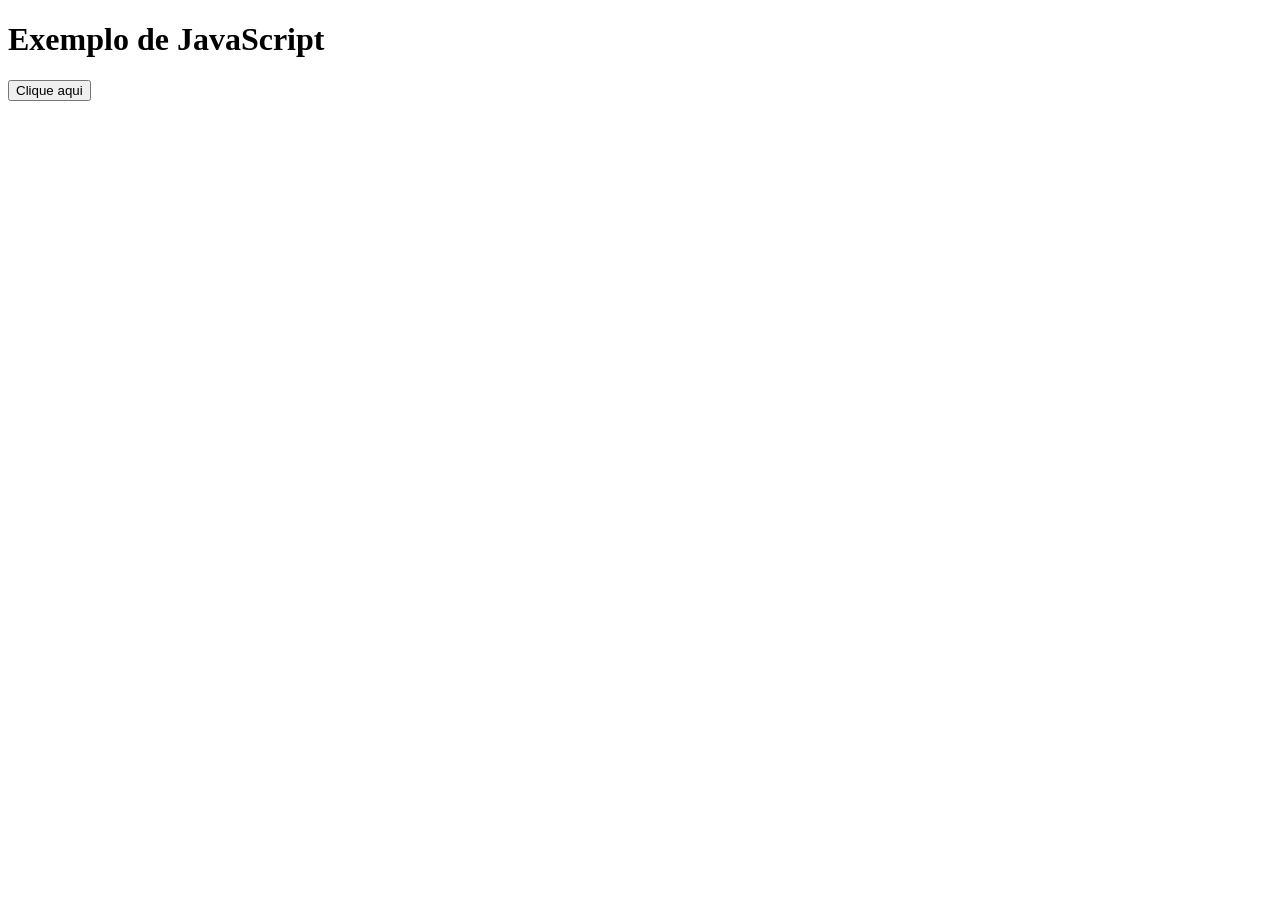
<file: Aula 01/index.html>
<!DOCTYPE html>
<html lang="pt-br">
<head>
    <meta charset="UTF-8">
    <meta name="viewport" content="width=device-width, initial-scale=1.0">
    <title>Exemplo de JavaScript</title>
</head>
<body>
    <h1>Exemplo de JavaScript</h1>
    <button id="btn">Clique aqui</button>

    <script>
        console.log("Olá do console!")

        const btn = document.getElementById("btn");
        btn.onclick = () => {
            confirm("Está gostando do JavaScript?")
        }
    </script>
</body>
</html>
</file>
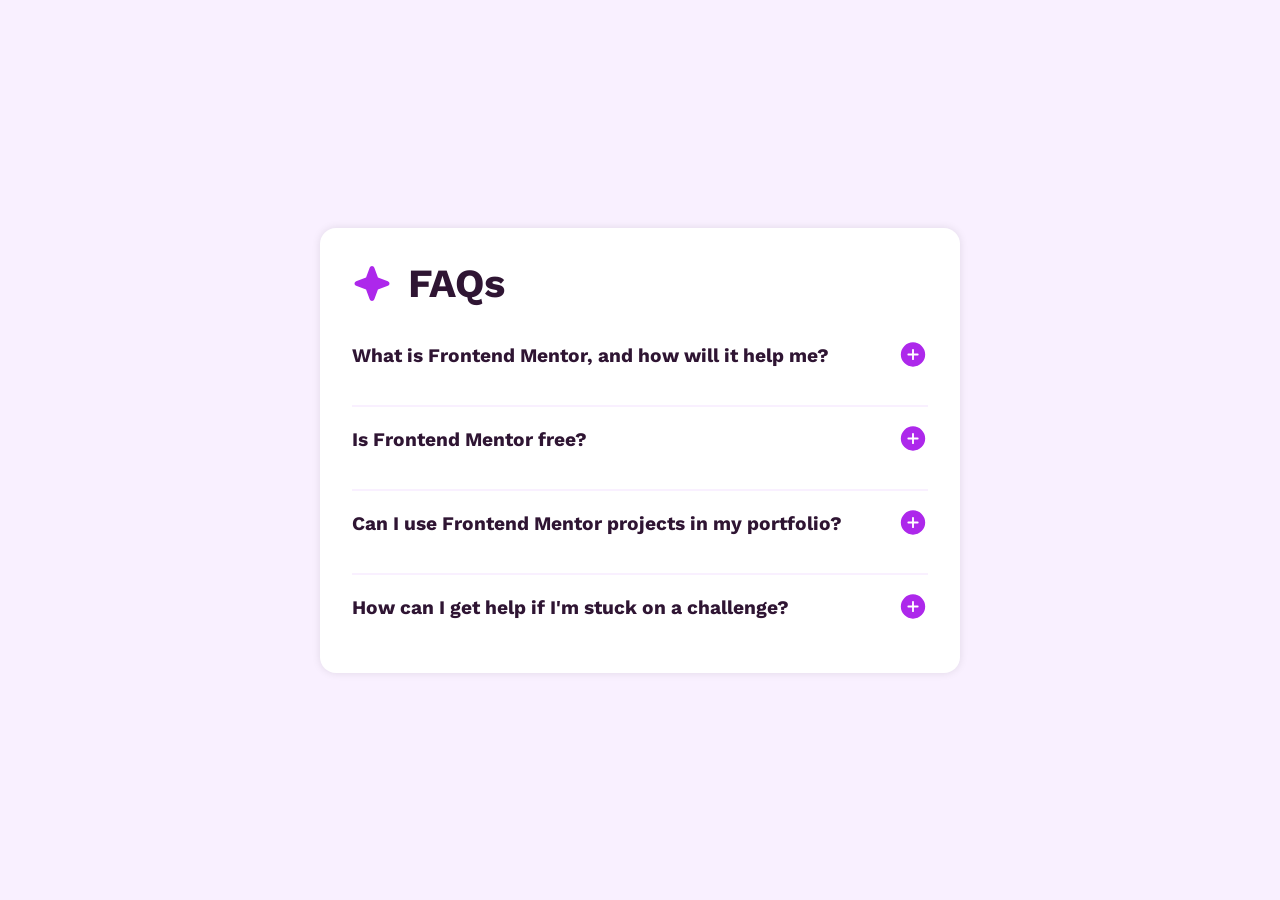
<file: Aula 09/index.html>
<!DOCTYPE html>
<html lang="pt-br">

<head>
  <meta charset="UTF-8" />
  <meta name="viewport" content="width=device-width, initial-scale=1.0" />
  <title>FAQ accordion</title>
  <link rel="stylesheet" href="style.css">
</head>

<body>
  <main>
    <article class="faq-card">
      <header class="faq-card__header">
        <div class="faq-card__icon">
          <img src="./assets/images/icon-star.svg" alt="Star icon" />
        </div>
        <h1 class="faq-card__title">FAQs</h1>
      </header>

      <main class="faq-card__content">
        <div class="faq-card__item">
          <div class="faq-card__question">
            <h2 class="faq-card__question-title">
              What is Frontend Mentor, and how will it help me?
            </h2>
            <button class="faq-card__toggle" aria-label="Toggle answer">
              <img src="./assets/images/icon-plus.svg" alt="Expand answer" />
            </button>
          </div>

          <p id="answer-1" class="faq-card__answer">
            Frontend Mentor offers realistic coding challenges to help developers
            improve their frontend coding skills with projects in HTML, CSS, and
            JavaScript. It's suitable for all levels and ideal for portfolio building.
          </p>
        </div>

        <div class="faq-card__item">
          <div class="faq-card__question">
            <h2 class="faq-card__question-title">
              Is Frontend Mentor free?
            </h2>
            <button class="faq-card__toggle" aria-label="Toggle answer">
              <img src="./assets/images/icon-plus.svg" alt="Expand answer" />
            </button>
          </div>

          <p id="answer-2" class="faq-card__answer">
            Yes, Frontend Mentor offers both free and premium coding challenges, with the free option providing access to arange of projects suitable for all skill levels.
          </p>
        </div>

        <div class="faq-card__item">
          <div class="faq-card__question">
            <h2 class="faq-card__question-title">
              Can I use Frontend Mentor projects in my portfolio?
            </h2>
            <button class="faq-card__toggle" aria-label="Toggle answer">
              <img src="./assets/images/icon-plus.svg" alt="Expand answer" />
            </button>
          </div>

          <p id="answer-3" class="faq-card__answer">
            Yes, you can use projects completed on Frontend Mentor in your portfolio. It's an excellent way to showcase your skills to potential employers!
          </p>
        </div>

        <div class="faq-card__item">
          <div class="faq-card__question">
            <h2 class="faq-card__question-title">
              How can I get help if I'm stuck on a challenge?
            </h2>
            <button class="faq-card__toggle" aria-label="Toggle answer">
              <img src="./assets/images/icon-plus.svg" alt="Expand answer" />
            </button>
          </div>

          <p id="answer-4" class="faq-card__answer">
            The best place to get help is inside Frontend Mentor's Discord community. There's a help channel where you can ask questions and seek support from other community members.
          </p>
        </div>
      </main>
    </article>
  </main>

  <script src="./script.js"></script>
</body>

</html>
</file>
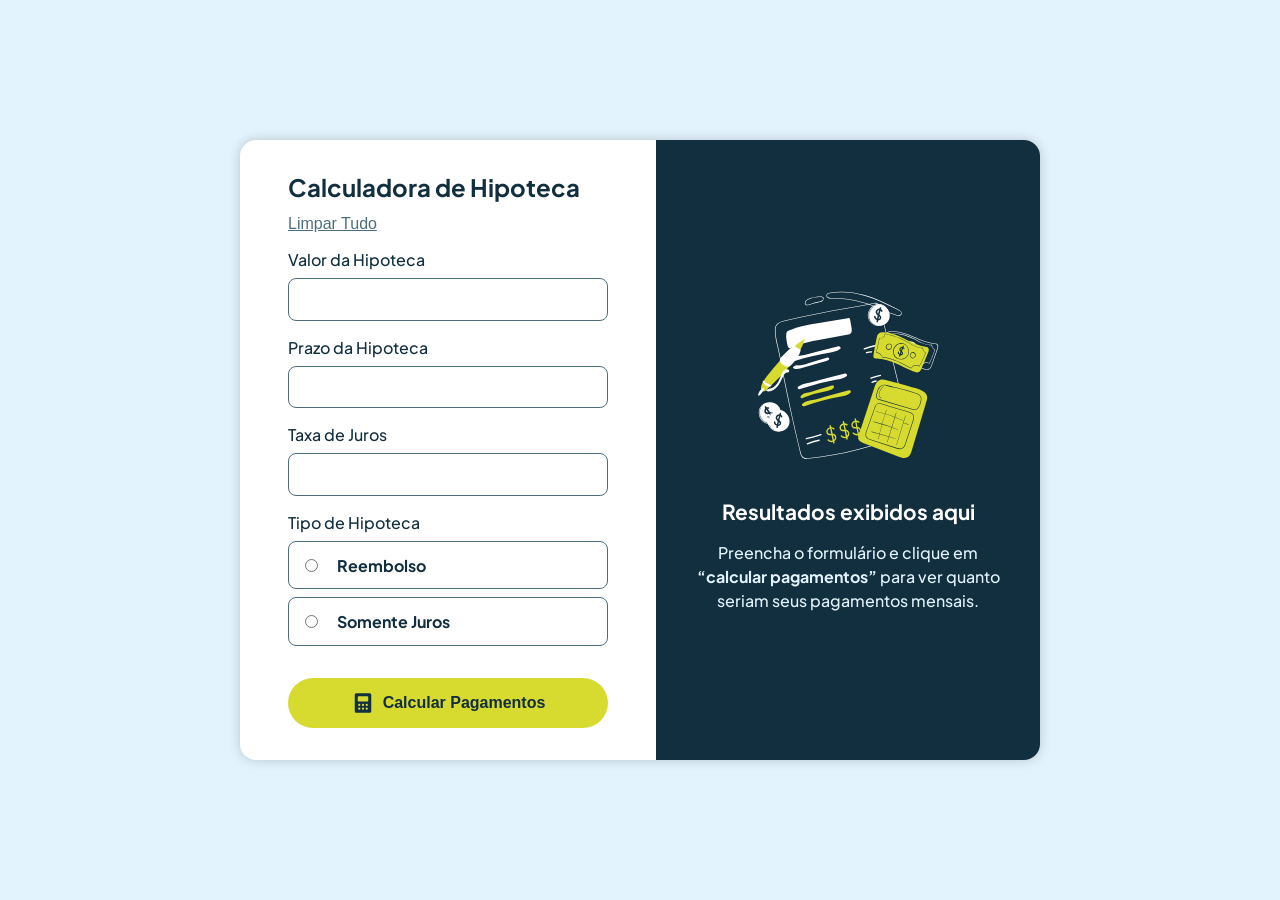
<file: Aula 10/mortgage-repayment-calculator/index.html>
<!DOCTYPE html>
<html lang="pt-br">
  <head>
    <meta charset="UTF-8" />
    <meta name="viewport" content="width=device-width, initial-scale=1.0" />
    <title>Calculadora de pagamento de hipoteca</title>
    <link rel="stylesheet" href="style.css" />
  </head>
  <body>
    <main>
      <div class="mortgage-calculator">
        <div class="mortgage-calculator__form">
          <div class="mortgage-calculator__header">
            <h1 class="mortgage-calculator__title">Calculadora de Hipoteca</h1>
            <button class="mortgage-calculator__clear-button">
              Limpar Tudo
            </button>
          </div>

          <div class="mortgage-calculator__body">
            <form class="mortgage-form">
              <div class="mortgage-form__field">
                <label for="mortgage-amount" class="mortgage-form__label">
                  Valor da Hipoteca
                </label>
                <input
                  type="number"
                  id="mortgage-amount"
                  class="mortgage-form__input"
                />
              </div>

              <div class="mortgage-form__field">
                <label for="mortgage-term" class="mortgage-form__label">
                  Prazo da Hipoteca
                </label>
                <input
                  type="number"
                  id="mortgage-term"
                  class="mortgage-form__input"
                />
              </div>

              <div class="mortgage-form__field">
                <label for="interest-rate" class="mortgage-form__label">
                  Taxa de Juros
                </label>
                <input
                  type="number"
                  id="interest-rate"
                  class="mortgage-form__input"
                  step="0.1"
                />
              </div>

              <div class="mortgage-form__field">
                <span class="mortgage-form__label">Tipo de Hipoteca</span>
                <div class="mortgage-form__options">
                  <label class="mortgage-form__option">
                    <input
                      type="radio"
                      name="mortgage-type"
                      id="repayment"
                      class="mortgage-form__radio"
                    />
                    Reembolso
                  </label>

                  <label class="mortgage-form__option">
                    <input
                      type="radio"
                      name="mortgage-type"
                      id="interest-only"
                      class="mortgage-form__radio"
                    />
                    Somente Juros
                  </label>
                </div>
              </div>

              <button type="submit" class="mortgage-form__submit-button">
                <img
                  src="./assets/images/icon-calculator.svg"
                  alt="icon-calculator"
                />
                Calcular Pagamentos
              </button>
            </form>
          </div>
        </div>

        <div class="mortgage-calculator__results">
          <div class="mortgage-results mortgage-results--empty">
            <div class="mortgage-results__image">
              <img
                src="./assets/images/illustration-empty.svg"
                alt="illustration-empty"
              />
            </div>
            <h2 class="mortgage-results__title">Resultados exibidos aqui</h2>
            <p class="mortgage-results__description">
              Preencha o formulário e clique em <strong>“calcular pagamentos”</strong> para ver
              quanto seriam seus pagamentos mensais.
            </p>
          </div>

          <div class="mortgage-results mortgage-results--completed">
            <h2 class="mortgage-results__title">Seus resultados</h2>
            <p class="mortgage-results__description">
              Seus resultados são mostrados abaixo com base nas informações
              fornecidas. Para ajustar os resultados, edite o formulário e
              clique em “calcular pagamentos” novamente.
            </p>

            <div class="mortgage-results__summary">
              <div class="mortgage-results__item">
                <h3 class="mortgage-results__item-title">
                  Seus pagamentos mensais
                </h3>
                <p class="mortgage-results__value-repayments">$X,XXX.XX</p>
              </div>
              <div class="mortgage-results__item">
                <h3 class="mortgage-results__item-title">
                  Total que você pagará ao longo do prazo
                </h3>
                <p class="mortgage-results__value-total">$X,XXX.XX</p>
              </div>
            </div>
          </div>
        </div>
      </div>
    </main>
    <script src="./script.js"></script>
  </body>
</html>
</file>
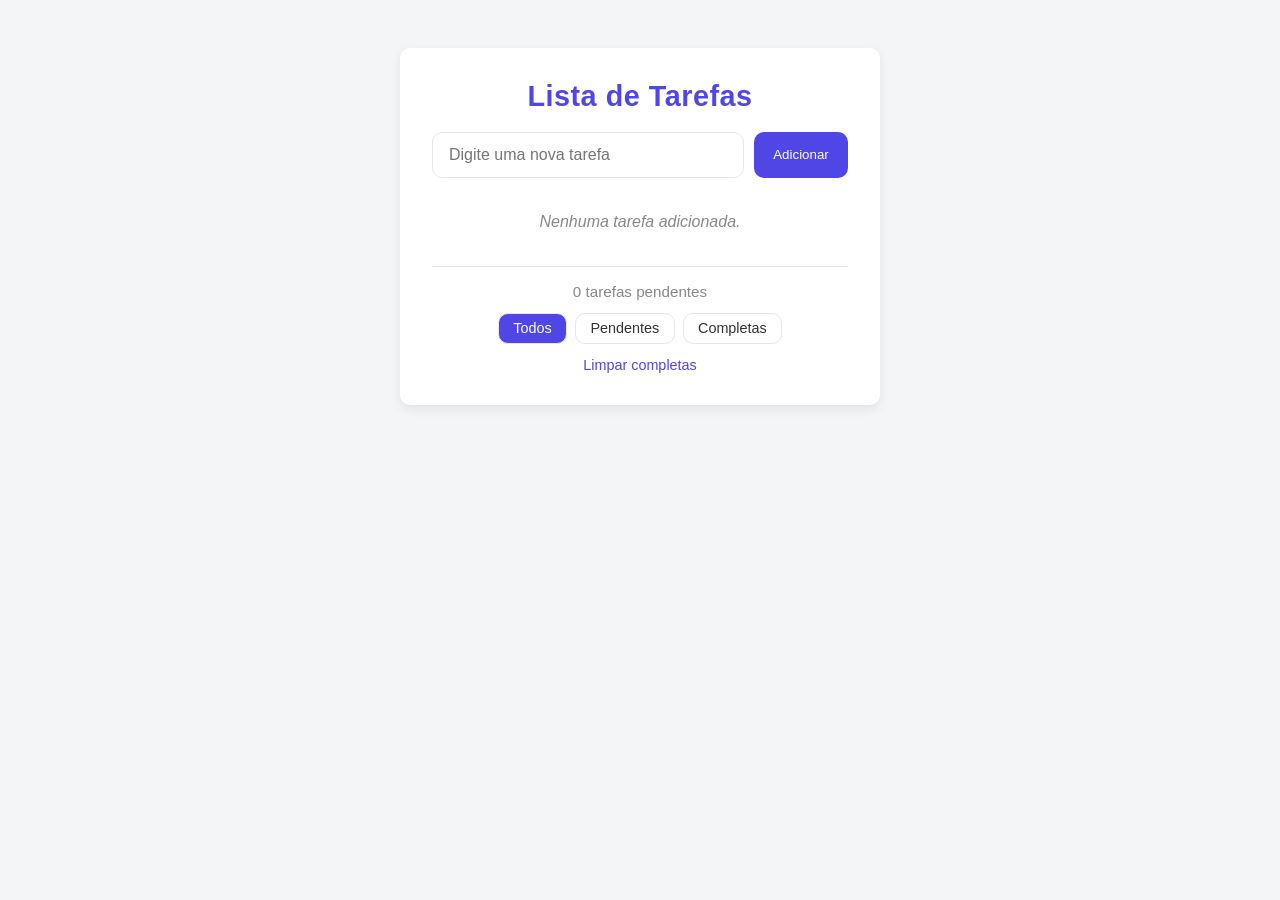
<file: Aula 11/codigo-inicial/index.html>
<!DOCTYPE html>
<html lang="pt-br">
<head>
  <meta charset="UTF-8">
  <meta name="viewport" content="width=device-width, initial-scale=1.0">
  <title>Lista de Tarefas</title>
  <link rel="stylesheet" href="style.css">
</head>
<body>
  <main class="todo-container">
    <h1>Lista de Tarefas</h1>

    <div class="input-group">
      <input id="task-input" type="text" placeholder="Digite uma nova tarefa" autocomplete="off">
      <button id="add-task">Adicionar</button>
    </div>

    <ul id="task-list"></ul>

    <!-- 
    <li>
      <input type="checkbox">
      <span>tarefa</span>
      <div class="actions-group">
        <button class="edit">✏️</button>
        <button class="remove">🗑️</button>
      </div>
    </li>
    -->

    <div class="footer">
      <span id="task-count">0 tarefas pendentes</span>

      <div class="filters">
        <button data-filter="all" class="active">Todos</button>
        <button data-filter="pending">Pendentes</button>
        <button data-filter="completed">Completas</button>
      </div>

      <button id="clear-completed">Limpar completas</button>
    </div>
  </main>

  <script src="script.js"></script>
</body>
</html>
</file>
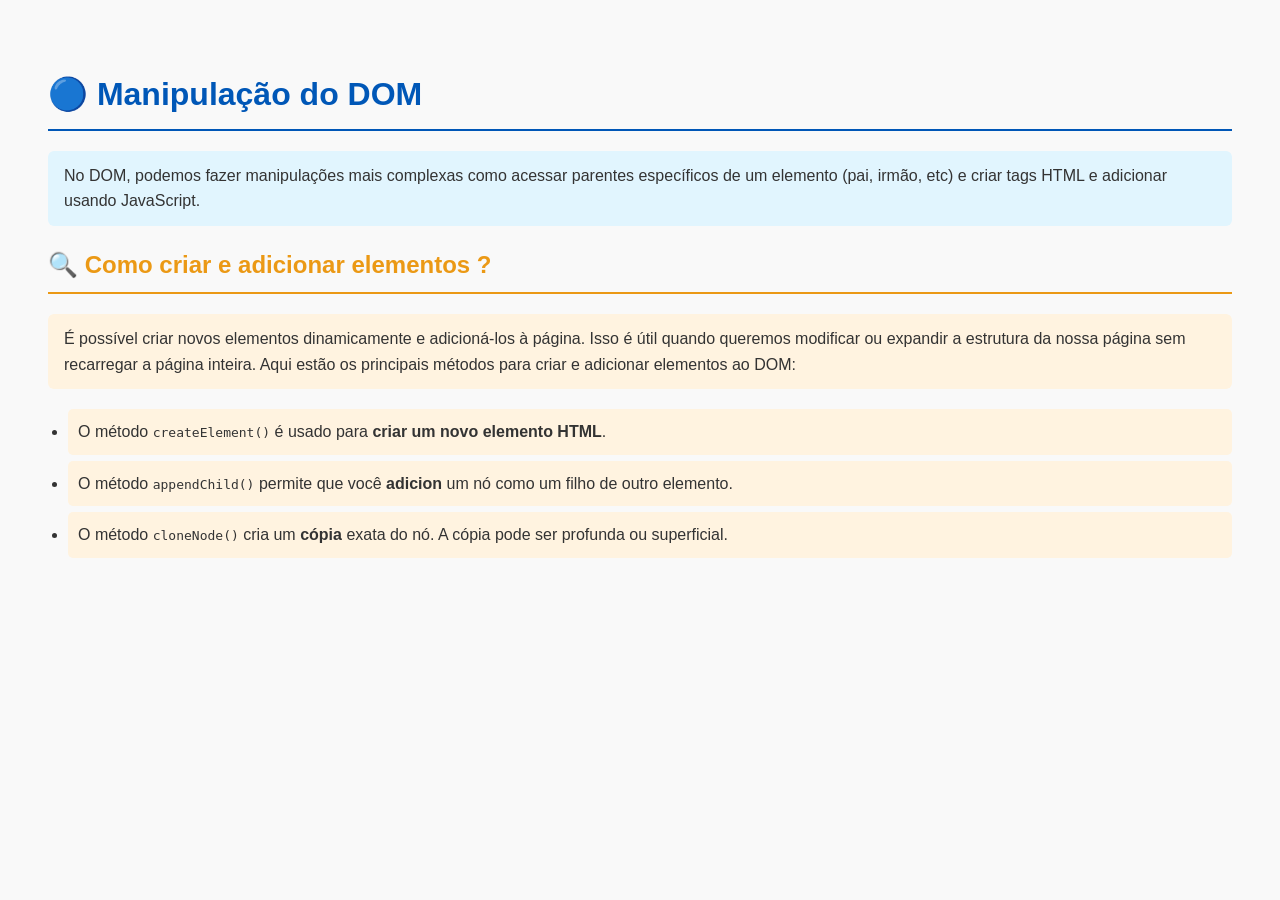
<file: Aula 10/01.html>
<!DOCTYPE html>
<html lang="pt-br">
  <head>
    <meta charset="UTF-8" />
    <meta name="viewport" content="width=device-width, initial-scale=1.0" />
    <title>DOM</title>
    <style>
      body {
        font-family: "Segoe UI", Tahoma, Geneva, Verdana, sans-serif;
        background-color: #f9f9f9;
        color: #333;
        padding: 40px;
        line-height: 1.6;
      }

      h1 {
        color: #0057b7;
        border-bottom: 2px solid #0057b7;
        padding-bottom: 8px;
        margin-bottom: 20px;
      }

      h2 {
        color: #eb9915;
        border-bottom: 2px solid #eb9915;
        padding-bottom: 8px;
        margin-bottom: 20px;
      }

      p {
        padding: 12px 16px;
        border-radius: 6px;
        margin-bottom: 10px;
      }

      p:nth-of-type(1) {
        background-color: #e1f5fe;
      }

      p:nth-of-type(2) {
        background-color: #fff3e0;
      }

      ul {
        margin-top: 20px;
        padding-left: 20px;
      }

      li {
        background-color: #fff3e0;
        padding: 10px;
        margin-bottom: 6px;
        border-radius: 5px;
      }

      li::marker {
        font-weight: bold;
      }

      button {
        padding: 8px 12px;
        background-color: #1b1b1b;
        color: white;
        border: none;
        border-radius: 4px;
        cursor: pointer;
        transition: background-color 0.3s ease;
      }

      button:hover {
        background-color: #404040;
      }

      #mensagem {
        margin-top: 20px;
        padding: 12px 16px;
        background-color: #404040;
        border-radius: 4px;
        color: #fff;
      }
    </style>
  </head>
  <body>
    <h1>🔵 Manipulação do DOM</h1>
    <p>
      No DOM, podemos fazer manipulações mais complexas como acessar parentes
      específicos de um elemento (pai, irmão, etc) e criar tags HTML e adicionar
      usando JavaScript.
    </p>

    <h2>🔍 Como criar e adicionar elementos ?</h2>
    <p>
      É possível criar novos elementos dinamicamente e adicioná-los à página.
      Isso é útil quando queremos modificar ou expandir a estrutura da nossa
      página sem recarregar a página inteira. Aqui estão os principais métodos
      para criar e adicionar elementos ao DOM:
    </p>
    <!-- <ul>
      <li>
        O método
        <code>createElement()</code> é usado para
        <strong>criar um novo elemento HTML</strong>.
      </li>
      <li>
        O método
        <code>appendChild()</code> permite que você <strong>adicion</strong> um
        nó como um filho de outro elemento.
      </li>
      <li>
        O método
        <code>cloneNode()</code> cria um <strong>cópia</strong> exata do nó. A cópia pode ser profunda ou superficial.
      </li>
    </ul> -->

    <script>
      const body = document.body;
      const script = document.querySelector("script");
      const lista = document.createElement("ul");
      const item1 = document.createElement("li");
      const item2 = document.createElement("li");
      const item3 = document.createElement("li");

      console.log(lista, item1, item2);

      item1.innerHTML =
        "O método <code>createElement()</code> é usado para <strong>criar um novo elemento HTML</strong>.";
      item2.innerHTML =
        "O método <code>appendChild()</code> permite que você <strong>adicion</strong> um nó como um filho de outro elemento.";
      item3.innerHTML = "O método <code>cloneNode()</code> cria um <strong>cópia</strong> exata do nó. A cópia pode ser profunda ou superficial."

      console.log(item1, item2);

      lista.appendChild(item1);
      lista.appendChild(item2);
      lista.appendChild(item3);

      console.log(lista);

      body.appendChild(lista);
      /* body.insertBefore(lista, script); */
    </script>
  </body>
</html>
</file>
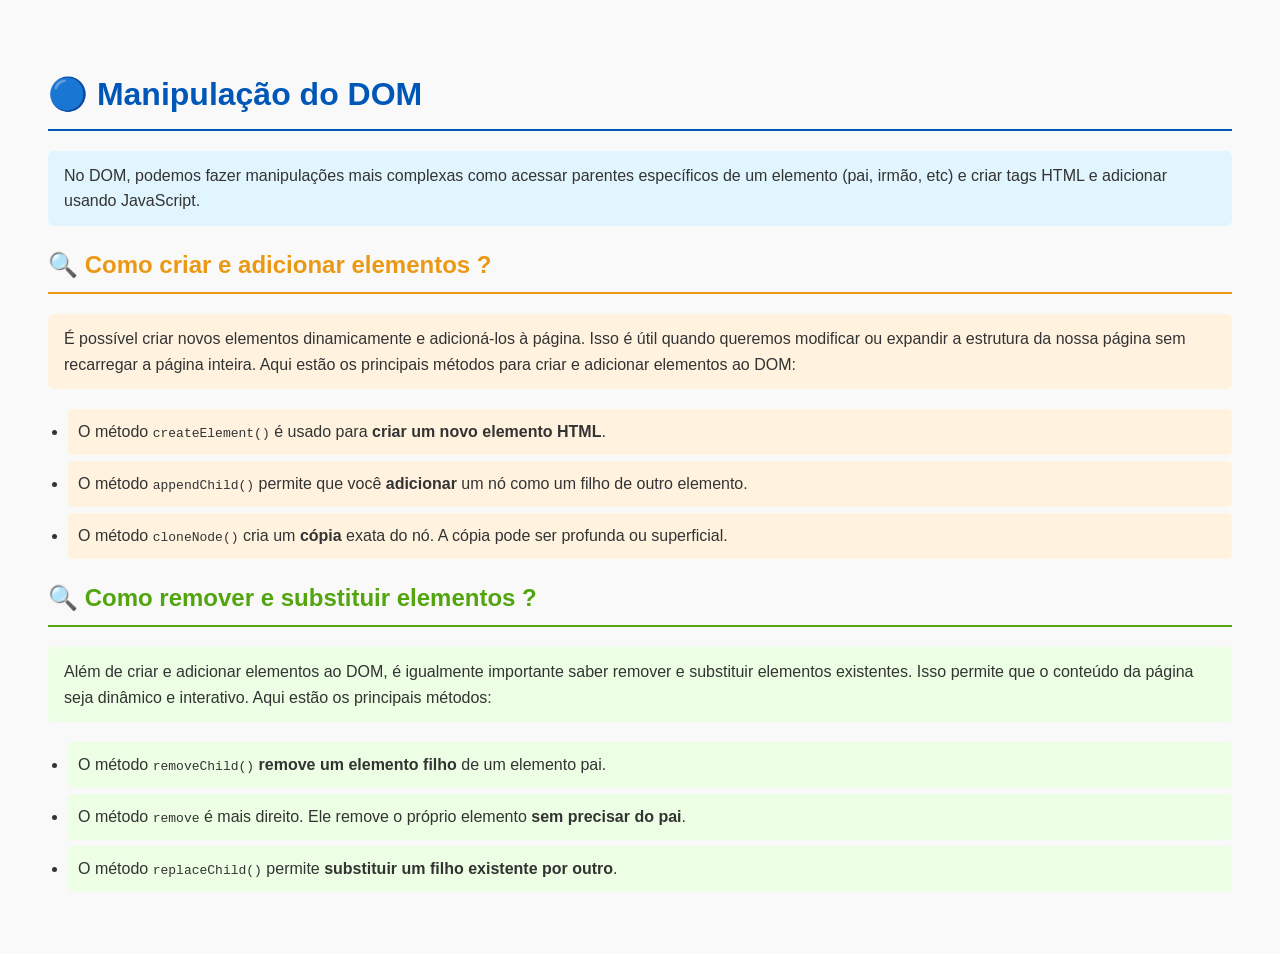
<file: Aula 10/02.html>
<!DOCTYPE html>
<html lang="pt-br">
  <head>
    <meta charset="UTF-8" />
    <meta name="viewport" content="width=device-width, initial-scale=1.0" />
    <title>DOM</title>
    <style>
      body {
        font-family: "Segoe UI", Tahoma, Geneva, Verdana, sans-serif;
        background-color: #f9f9f9;
        color: #333;
        padding: 40px;
        line-height: 1.6;
      }

      h1 {
        color: #0057b7;
        border-bottom: 2px solid #0057b7;
        padding-bottom: 8px;
        margin-bottom: 20px;
      }

      h2 {
        padding-bottom: 8px;
        margin-bottom: 20px;
      }

      h2:nth-of-type(1) {
        color: #eb9915;
        border-bottom: 2px solid #eb9915;
      }

      h2:nth-of-type(2) {
        color: #53a50f;
        border-bottom: 2px solid #53a50f;
      }

      p {
        padding: 12px 16px;
        border-radius: 6px;
        margin-bottom: 10px;
      }

      p:nth-of-type(1) {
        background-color: #e1f5fe;
      }

      p:nth-of-type(2) {
        background-color: #fff3e0;
      }

      p:nth-of-type(3) {
        background-color: #ecffe4;
      }

      ul {
        margin-top: 20px;
        padding-left: 20px;
      }

      li {
        padding: 10px;
        margin-bottom: 6px;
        border-radius: 5px;
      }

      li::marker {
        font-weight: bold;
      }

      ul:nth-of-type(1) li {
        background-color: #fff3e0;
      }

      ul:nth-of-type(2) li {
        background-color: #ecffe4;
      }

    </style>
  </head>
  <body>
    <h1>🔵 Manipulação do DOM</h1>
    <p>
      No DOM, podemos fazer manipulações mais complexas como acessar parentes
      específicos de um elemento (pai, irmão, etc) e criar tags HTML e adicionar
      usando JavaScript.
    </p>

    <h2>🔍 Como criar e adicionar elementos ?</h2>
    <p>
      É possível criar novos elementos dinamicamente e adicioná-los à página.
      Isso é útil quando queremos modificar ou expandir a estrutura da nossa
      página sem recarregar a página inteira. Aqui estão os principais métodos
      para criar e adicionar elementos ao DOM:
    </p>
    <ul>
      <li>
        O método
        <code>createElement()</code> é usado para
        <strong>criar um novo elemento HTML</strong>.
      </li>
      <li>
        O método
        <code>appendChild()</code> permite que você <strong>adicionar</strong> um
        nó como um filho de outro elemento.
      </li>
      <li>
        O método
        <code>cloneNode()</code> cria um <strong>cópia</strong> exata do nó. A cópia pode ser profunda ou superficial.
      </li>
    </ul>

    <h2>🔍 Como remover e substituir elementos ?</h2>
    <p>
      Além de criar e adicionar elementos ao DOM, é igualmente importante saber
      remover e substituir elementos existentes. Isso permite que o conteúdo da
      página seja dinâmico e interativo. Aqui estão os principais métodos:
    </p>

    <script>
      const body = document.body;
      const lista = document.querySelector("ul");
      const listaCopia = lista.cloneNode(true);

      console.log(listaCopia.children);

      body.appendChild(listaCopia);

      listaCopia.firstElementChild.innerHTML = "O método <code>removeChild()</code> <strong>remove um elemento filho</strong> de um elemento pai.";
      listaCopia.lastElementChild.innerHTML = "O método <code>replaceChild()</code> permite <strong>substituir um filho existente por outro</strong>.";

      console.log(listaCopia.firstElementChild.nextElementSibling);

      listaCopia.firstElementChild.nextElementSibling.innerHTML = "O método <code>remove</code> é mais direito. Ele remove o próprio elemento <strong>sem precisar do pai</strong>.";
    </script>
  </body>
</html>
</file>
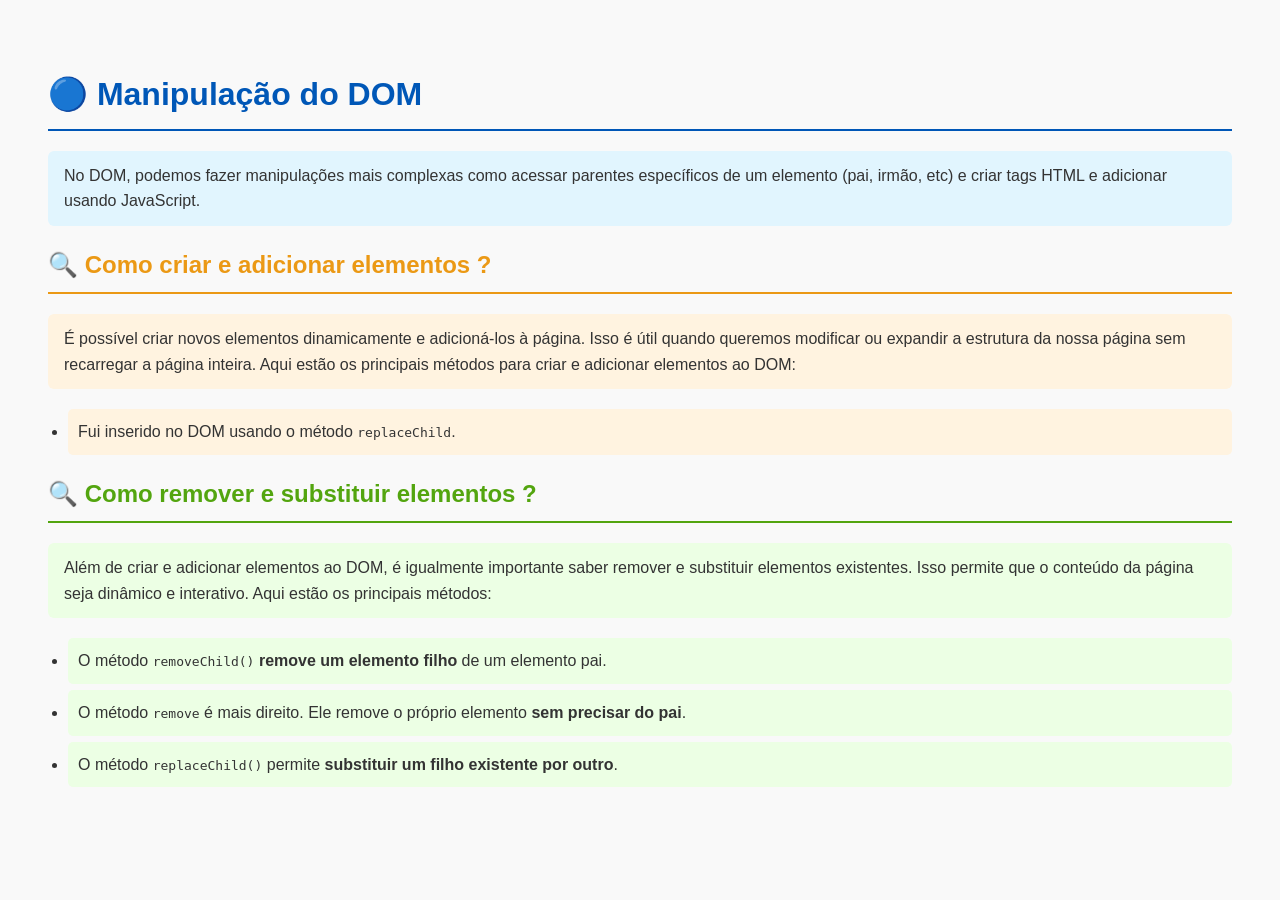
<file: Aula 10/03.html>
<!DOCTYPE html>
<html lang="pt-br">
  <head>
    <meta charset="UTF-8" />
    <meta name="viewport" content="width=device-width, initial-scale=1.0" />
    <title>DOM</title>
    <style>
      body {
        font-family: "Segoe UI", Tahoma, Geneva, Verdana, sans-serif;
        background-color: #f9f9f9;
        color: #333;
        padding: 40px;
        line-height: 1.6;
      }

      h1 {
        color: #0057b7;
        border-bottom: 2px solid #0057b7;
        padding-bottom: 8px;
        margin-bottom: 20px;
      }

      h2 {
        padding-bottom: 8px;
        margin-bottom: 20px;
      }

      h2:nth-of-type(1) {
        color: #eb9915;
        border-bottom: 2px solid #eb9915;
      }

      h2:nth-of-type(2) {
        color: #53a50f;
        border-bottom: 2px solid #53a50f;
      }

      p {
        padding: 12px 16px;
        border-radius: 6px;
        margin-bottom: 10px;
      }

      p:nth-of-type(1) {
        background-color: #e1f5fe;
      }

      p:nth-of-type(2) {
        background-color: #fff3e0;
      }

      p:nth-of-type(3) {
        background-color: #ecffe4;
      }

      ul {
        margin-top: 20px;
        padding-left: 20px;
      }

      li {
        padding: 10px;
        margin-bottom: 6px;
        border-radius: 5px;
      }

      li::marker {
        font-weight: bold;
      }

      ul:nth-of-type(1) li {
        background-color: #fff3e0;
      }

      ul:nth-of-type(2) li {
        background-color: #ecffe4;
      }
    </style>
  </head>
  <body>
    <h1>🔵 Manipulação do DOM</h1>
    <p>
      No DOM, podemos fazer manipulações mais complexas como acessar parentes
      específicos de um elemento (pai, irmão, etc) e criar tags HTML e adicionar
      usando JavaScript.
    </p>

    <h2>🔍 Como criar e adicionar elementos ?</h2>
    <p>
      É possível criar novos elementos dinamicamente e adicioná-los à página.
      Isso é útil quando queremos modificar ou expandir a estrutura da nossa
      página sem recarregar a página inteira. Aqui estão os principais métodos
      para criar e adicionar elementos ao DOM:
    </p>
    <ul>
      <li>
        O método
        <code>createElement()</code> é usado para
        <strong>criar um novo elemento HTML</strong>.
      </li>
      <li>
        O método
        <code>appendChild()</code> permite que você
        <strong>adicionar</strong> um nó como um filho de outro elemento.
      </li>
      <li>
        O método
        <code>cloneNode()</code> cria um <strong>cópia</strong> exata do nó. A
        cópia pode ser profunda ou superficial.
      </li>
    </ul>

    <h2>🔍 Como remover e substituir elementos ?</h2>
    <p>
      Além de criar e adicionar elementos ao DOM, é igualmente importante saber
      remover e substituir elementos existentes. Isso permite que o conteúdo da
      página seja dinâmico e interativo. Aqui estão os principais métodos:
    </p>
    <ul>
      <li>
        O método <code>removeChild()</code>
        <strong>remove um elemento filho</strong> de um elemento pai.
      </li>
      <li>
        O método <code>remove</code> é mais direito. Ele remove o próprio
        elemento <strong>sem precisar do pai</strong>.
      </li>
      <li>
        O método <code>replaceChild()</code> permite
        <strong>substituir um filho existente por outro</strong>.
      </li>
    </ul>

    <script>
      const lista = document.querySelector("ul");
      const item1 = lista.firstElementChild;

      console.log(lista, item1);

      lista.removeChild(item1);

      const item2 = lista.lastElementChild;
      item2.remove();

      const novoItem = document.createElement("li");
      novoItem.innerHTML = "Fui inserido no DOM usando o método <code>replaceChild</code>."
      const item3 = lista.firstElementChild;

      lista.replaceChild(novoItem, item3);
    </script>
  </body>
</html>
</file>
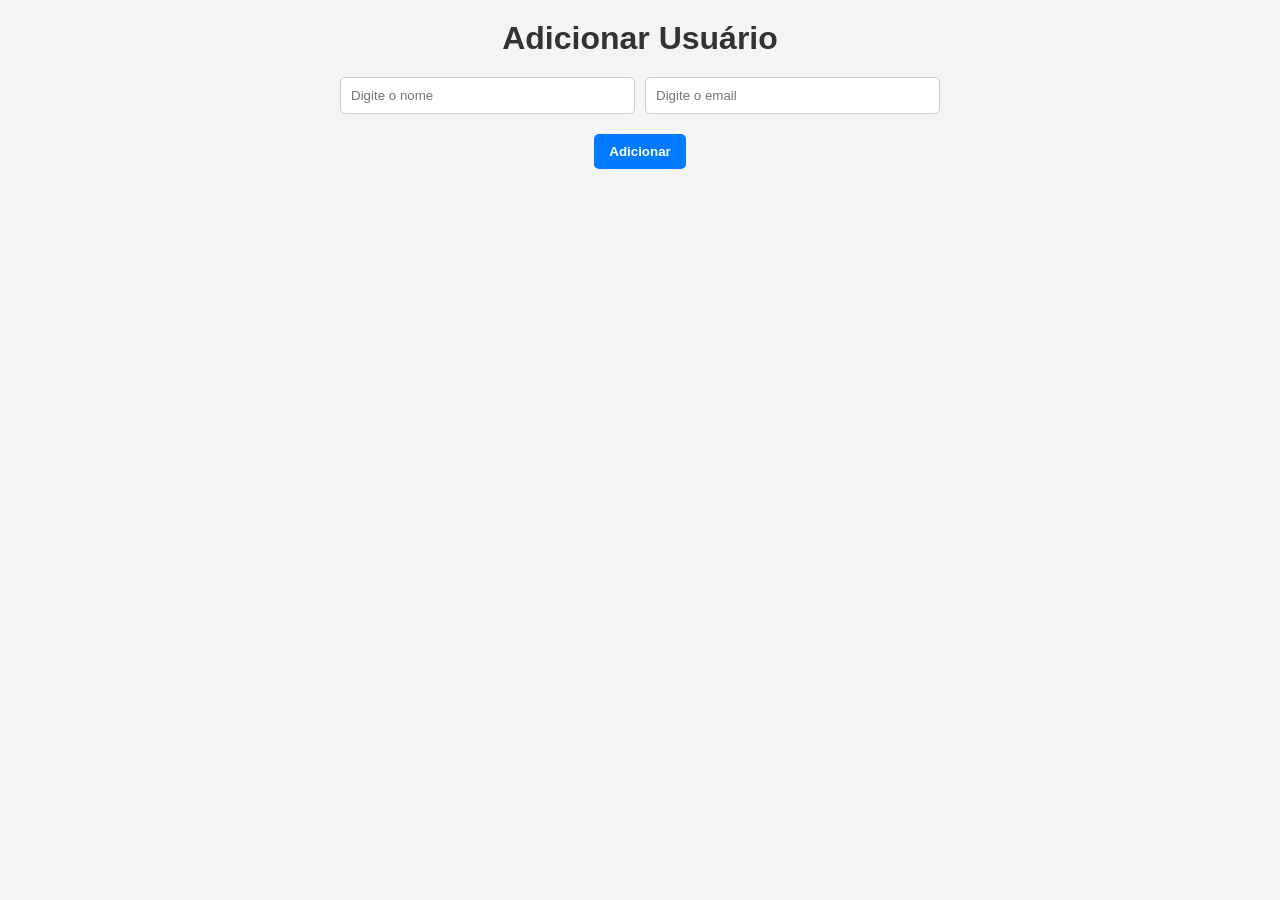
<file: Aula 10/04.html>
<!DOCTYPE html>
<html lang="pt-BR">
  <head>
    <meta charset="UTF-8" />
    <title>Exemplo: Criar Elemento com JS</title>
    <style>
      * {
        margin: 0;
        padding: 0;
        box-sizing: border-box;
        font-family: "Segoe UI", Tahoma, Geneva, Verdana, sans-serif;
      }

      body {
        background-color: #f4f4f4;
        padding: 20px;
      }

      h1 {
        text-align: center;
        margin-bottom: 20px;
        color: #333;
      }

      .form {
        max-width: 600px;
        margin: 0 auto 20px;
        display: flex;
        gap: 10px;
        flex-wrap: wrap;
        justify-content: center;
      }

      .form input {
        padding: 10px;
        border: 1px solid #ccc;
        border-radius: 5px;
        flex: 1 1 200px;
      }

      .buttons {
        display: flex;
        justify-content: center;
        gap: 10px;
        margin-bottom: 30px;
      }

      button {
        padding: 10px 15px;
        border: none;
        border-radius: 5px;
        background-color: #007bff;
        color: white;
        font-weight: bold;
        cursor: pointer;
        transition: background-color 0.3s;
      }

      button:hover {
        background-color: #0056b3;
      }

      #container {
        max-width: 600px;
        margin: 0 auto;
      }

      .card {
        background-color: white;
        border-radius: 8px;
        box-shadow: 0 4px 8px rgba(0, 0, 0, 0.1);
        padding: 20px;
        margin-bottom: 15px;
        position: relative;
      }

      .nome {
        margin: 0 0 10px 0;
        color: #333;
      }

      .email {
        margin: 0 0 15px 0;
        color: #666;
      }

      .remove {
        background-color: #dc3545;
        position: absolute;
        top: 50%;
        transform: translateY(-50%);
        right: 20px;
        padding: 5px 10px;
        font-size: 0.9rem;
        border-radius: 4px;
      }

      .card button.remove:hover {
        background-color: #a71d2a;
      }
    </style>
  </head>
  <body>
    <h1>Adicionar Usuário</h1>

    <div id="form" class="form">
      <input type="text" id="nome" placeholder="Digite o nome" />
      <input type="email" id="email" placeholder="Digite o email" />
    </div>

    <div class="buttons">
      <button id="btn-adicionar">Adicionar</button>
    </div>

    <div id="container"></div>

    <template id="user-template">
      <div class="card">
        <h3 class="nome">Nome: João</h3>
        <p class="email">Email:joao@email.com</p>
        <button class="remove">Remover</button>
      </div>
    </template>

    <script>
      const inputNome = document.getElementById("nome");
      const inputEmail = document.getElementById("email");
      const btnAdd = document.getElementById("btn-adicionar");
      const divUsuarios = document.getElementById("container");

      function pegarDadosForm() {
        let nome = inputNome.value.trim();
        let email = inputEmail.value.trim();

        if (!nome || !email) {
          alert("Por favor, preencha nome e email.");
          return null;
        }

        inputNome.value = "";
        inputEmail.value = "";
        inputNome.focus();

        return { nome, email };
      }

      function adicionarComCreate() {
        const dados = pegarDadosForm();

        if (!dados) {
          return;
        }

        const div = document.createElement("div");
        div.classList.add("card");

        const h3 = document.createElement("h3");
        h3.classList.add("nome");
        h3.textContent = dados.nome;

        const p = document.createElement("p");
        p.classList.add("email");
        p.textContent = dados.email;

        const button = document.createElement("button");
        button.classList.add("remove");
        button.textContent = "Remover";

        button.addEventListener("click", () => div.remove());

        div.appendChild(h3);
        div.appendChild(p);
        div.appendChild(button);

        divUsuarios.appendChild(div);
      }

      function adicionarComInnerHTML() {
        const dados = pegarDadosForm();

        if (!dados) {
          return;
        }

        divUsuarios.innerHTML += `
            <div class="card">
                <h3 class="nome">${dados.nome}</h3>
                <p class="email">${dados.email}</p>
                <button class="remove">Remover</button>
            </div>
        `;

        const buttons = divUsuarios.querySelectorAll(".remove");

        buttons.forEach((btn) => {
          btn.addEventListener("click", () => btn.closest(".card").remove);
          /* if (!btn.onclick) {
            btn.onclick = (e) => e.target.closest(".card").remove();
          } */
        });
      }

      function adicionarComTemplate() {
        const dados = pegarDadosForm();

        if (!dados) {
          return;
        }

        const template = document.getElementById("user-template");
        const clone = template.content.firstElementChild.cloneNode(true);

        clone.querySelector(".nome").textContent = dados.nome;
        clone.querySelector(".email").textContent = dados.email;

        const btn = clone.querySelector(".remove");
        btn.addEventListener("click", () => btn.closest(".card").remove());
        /* btn.onclick = (e) => e.target.closest(".card").remove(); */

        divUsuarios.appendChild(clone);
      }

      btnAdd.addEventListener("click", adicionarComTemplate);
    </script>
  </body>
</html>
</file>
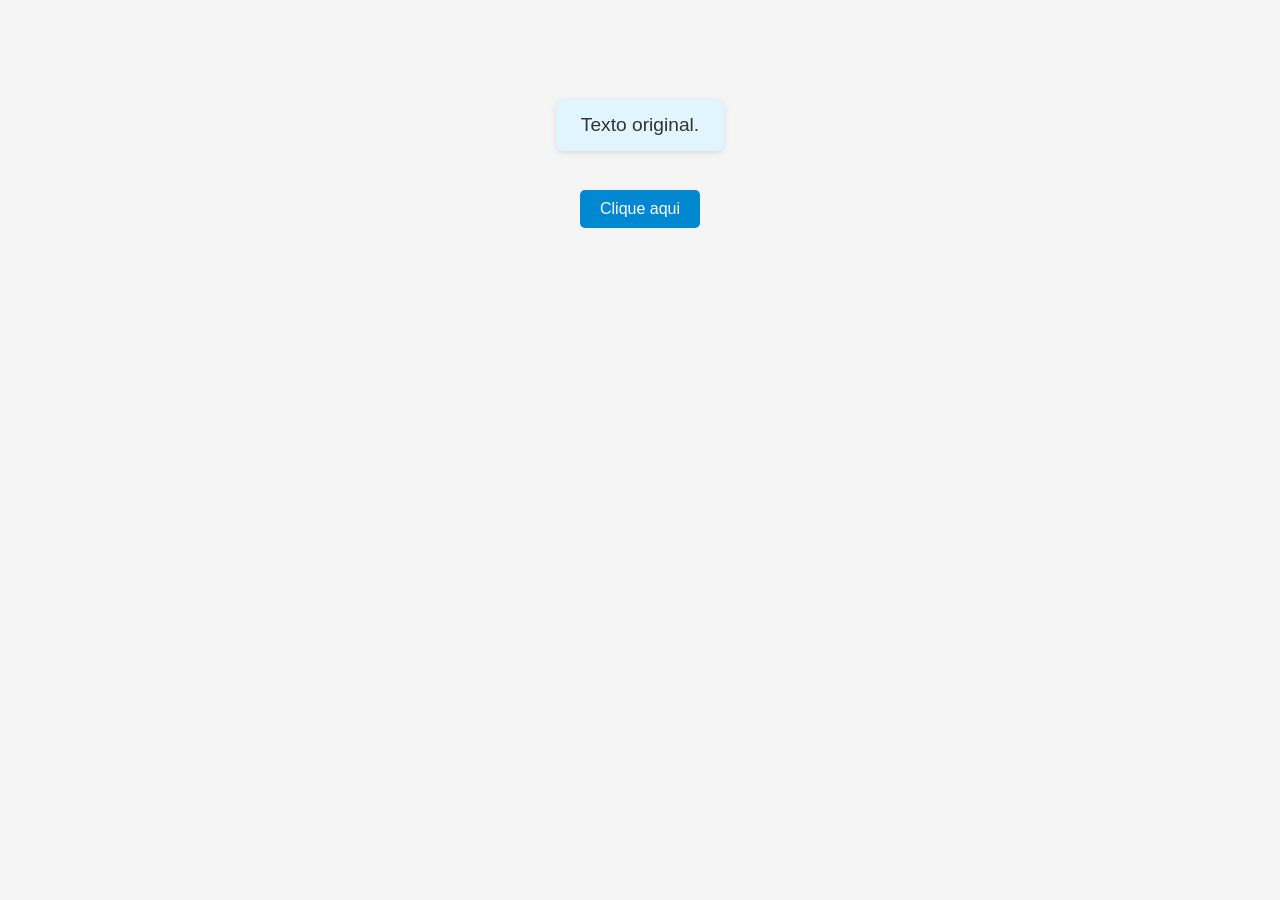
<file: Aula 07/Exercícios/exercicio1.html>
<!DOCTYPE html>
<html lang="pt">
<head>
    <meta charset="UTF-8">
    <title>Exercício 1</title>
    <style>
        body {
            font-family: Arial, sans-serif;
            text-align: center;
            margin-top: 80px;
            background-color: #f5f5f5;
        }

        p {
            font-size: 1.2rem;
            color: #333;
            background-color: #e1f5fe;
            display: inline-block;
            padding: 15px 25px;
            border-radius: 8px;
            box-shadow: 0 2px 6px rgba(0,0,0,0.1);
        }

        button {
            margin-top: 20px;
            padding: 10px 20px;
            font-size: 1rem;
            background-color: #0288d1;
            color: white;
            border: none;
            border-radius: 5px;
            cursor: pointer;
        }

        button:hover {
            background-color: #0277bd;
        }
    </style>
</head>
<body>
    <p id="mensagem">Texto original.</p>
    <br>
    <button onclick="alterarTexto()">Clique aqui</button>
    <template>
        <div class="card">
            <h1 id="titulo" class="card-titulo"></h1>
            <p></p>
        </div>
    </template>

    <script>
        const mensagem = document.getElementById("mensagem");

        function alterarTexto() {
            mensagem.textContent = "Texto alterado com sucesso!";
        }
    </script>
</body>
</html>
</file>
<file: Aula 09/style.css>
@font-face {
  font-family: "Work Sans";
  src: url("./assets/fonts/WorkSans-VariableFont_wght.ttf");
  font-weight: 400 700;
  font-style: normal;
}

* {
  margin: 0;
  padding: 0;
  box-sizing: border-box;
}

:root {
  --white: hsl(0, 100%, 100%);
  --purple-100: hsl(275, 100%, 97%);
  --purple-600: hsl(292, 16%, 49%);
  --purple-950: hsl(292, 42%, 14%);
}

html {
  font-size: 16px;
}

body {
  font-family: "Work Sans", sans-serif;
  background-color: var(--purple-100);
  min-height: 100vh;
  display: flex;
  justify-content: center;
  align-items: center;
  padding: 4rem 2rem;
}

.faq-card {
  background-color: var(--white);
  max-width: 40rem;
  padding: 2rem;
  border-radius: 1rem;
  box-shadow: 0 0 8px rgba(0, 0, 0, 0.1);
}

.faq-card__header {
  display: flex;
  align-items: center;
  gap: 1rem;
  margin-bottom: 2rem;
}

.faq-card__icon {
  width: 2.5rem;
  height: 2.5rem;
}

.faq-card__icon img {
  display: block;
  width: 100%;
}

.faq-card__title {
  color: var(--purple-950);
  font-size: 2.5rem;
}

.faq-card__item:not(:last-child) {
  border-bottom: 2px solid var(--purple-100);
  padding-bottom: 1rem;
  margin-bottom: 1rem;
}

.faq-card__question {
  display: flex;
  justify-content: space-between;
  align-items: center;
  gap: 2rem;
  margin-bottom: 1rem;
}

.faq-card__question-title {
  font-size: 1.2rem;
  color: var(--purple-950);
}

.faq-card__toggle {
  border: none;
  background: transparent;
  cursor: pointer;
}

.faq-card__answer {
  max-height: 0;
  overflow: hidden/*  */;
  opacity: 0;
  margin-bottom: 0;
  line-height: 1.5;
  color: var(--purple-600);
  transition: all 0.4s ease;
}

.faq-card__answer.show {
  opacity: 1;
  max-height: 200px;
  margin-bottom: 1rem;
}
</file>
<file: Aula 10/mortgage-repayment-calculator/style.css>
@font-face {
  font-family: "Plus Jakarta Sans";
  src: url("./assets/fonts/PlusJakartaSans-VariableFont_wght.ttf");
  font-weight: 500 700;
  font-style: normal;
}

* {
  margin: 0;
  padding: 0;
  box-sizing: border-box;
}

:root {
  --lime: hsl(61, 70%, 52%);
  --red: hsl(4, 69%, 50%);

  --white: hsl(0, 0%, 100%);
  --slate-100: hsl(202, 86%, 94%);
  --slate-300: hsl(203, 41%, 72%);
  --slate-500: hsl(200, 26%, 54%);
  --slate-700: hsl(200, 24%, 40%);
  --slate-900: hsl(202, 55%, 16%);
}

html {
  font-size: 16px;
}

body {
  background-color: var(--slate-100);
  font-family: "Plus Jakarta Sans", sans-serif;
  min-height: 100vh;
  display: flex;
  justify-content: center;
  align-items: center;
}

main {
  max-width: 50rem;
  background-color: var(--white);
}

.mortgage-calculator {
  display: flex;
  flex-direction: column;
}

.mortgage-calculator__form, 
.mortgage-calculator__results {
  flex: 1;
}

.mortgage-calculator__form {
  display: flex;
  flex-direction: column;
  gap: 1rem;
  padding: 2rem 1rem;
}

.mortgage-calculator__header {
  display: flex;
  flex-direction: column;
  gap: .8rem;
}

.mortgage-calculator__title {
  font-size: 1.5rem;
  color: var(--slate-900);
}

.mortgage-calculator__clear-button {
  border: none;
  background: transparent;
  color: var(--slate-700);
  font-size: 1rem;
  text-decoration: underline;
  align-self: flex-start;
  cursor: pointer;
}

.mortgage-calculator__clear-button:hover {
  text-decoration: none;
}

.mortgage-form {
  display: flex;
  flex-direction: column;
  gap: 1rem;
}

.mortgage-form__field {
  display: flex;
  flex-direction: column;
  gap: .5rem
}

.mortgage-form__label {
  color: var(--slate-900);
}

.mortgage-form__input {
  padding: .8rem .5rem;
  border-radius: .5rem;
  outline: none;
  border: 1px solid var(--slate-700);
}

.mortgage-form__options {
  display: flex;
  flex-direction: column;
  gap: .5rem;
}

.mortgage-form__option {
  border: 1px solid var(--slate-700);
  padding: .8rem 1rem;
  border-radius: .5rem;
  color: var(--slate-900);
  font-weight: bold;
  transition: all 0.3s ease;
  cursor: pointer;
}

.mortgage-form__option:hover {
  outline: 1px solid var(--lime);
}

.mortgage-form__radio {
  margin-right: 1rem;
}

.input--error {
  border: 2px solid #e63946;
  background-color: #ffe5e5;
}

.input__error-text {
  color: #e63946;
  font-size: 0.8rem;
  margin-top: 0.25rem;
  display: block;
}

.mortgage-form__submit-button {
  display: flex;
  justify-content: center;
  align-items: center;
  gap: .5rem;
  border: none;
  background-color: var(--lime);
  border-radius: 2rem;
  padding: .8rem 0;
  font-weight: bold;
  color: var(--slate-900);
  font-size: 1rem;
  cursor: pointer;
  transition: all 0.3s ease;
  margin-top: 1rem;
}

.mortgage-form__submit-button:hover {
  background-color: hsla(61, 70%, 52%, 0.726);
}

.mortgage-calculator__results {
  background-color: var(--slate-900);
  padding: 3rem 2rem;
  color: var(--white);
  display: flex;
  justify-content: center;
  align-items: center;
}

.mortgage-results--empty {
  display: flex; /* mudar dinamicamente */
  flex-direction: column;
  align-items: center;
  text-align: center;
  gap: 1rem;
}

.mortgage-results__title {
  font-size: 1.3rem;
}

.mortgage-results__description {
  color: var(--slate-100);
  line-height: 1.5;
}

.mortgage-results--completed {
  display: none; /* mudar dinamicamente */
  flex-direction: column;
  gap: 1.5rem;
  text-align: left;
}

.mortgage-results__summary {
  background-color: hsl(200, 55%, 10%);
  padding: 1rem;
  border-radius: .5rem;
  box-shadow: 0 0 12px rgba(0, 0, 0, 0.2);
  border-top: 3px solid var(--lime);
}

.mortgage-results__item {
  display: flex;
  flex-direction: column;
  gap: .5rem
}

.mortgage-results__item:not(:last-child) {
  border-bottom: 1px solid rgba(255, 255, 255, 0.3);
  padding-bottom: 1rem;
  margin-bottom: 1rem;
}

.mortgage-results__item-title {
  font-size: 1rem;
  font-weight: normal;
  color: var(--slate-500);
}

.mortgage-results__value-repayments {
  color: var(--lime);
  font-size: 3rem;
}

.mortgage-results__value-total {
  color: var(--white);
  font-weight: bold;
  font-size: 2rem;
}

@media (min-width: 768px) {
  main {
    border-radius: 1rem;
    overflow: hidden;
    box-shadow: 0 0 12px rgba(0, 0, 0, 0.2);
  }

  .mortgage-calculator {
    flex-direction: row;
  }

  .mortgage-calculator__form {
    padding: 2rem 3rem;
  }
}
</file>
<file: Aula 11/codigo-inicial/style.css>
* {
  margin: 0;
  padding: 0;
  box-sizing: border-box;
}

:root {
  --bg: #f3f5f7;
  --white: #fff;
  --primary: #4f46e5;
  --primary-hover: #4338ca;
  --text: #333;
  --gray: #888;
  --border: #e5e7eb;
  --completed: #9ca3af;
  --shadow: 0 4px 12px rgba(0, 0, 0, 0.08);
  --radius: 10px;
}

body {
  font-family: "Poppins", "Segoe UI", sans-serif;
  background: var(--bg);
  color: var(--text);
  display: flex;
  justify-content: center;
  align-items: flex-start;
  padding: 3rem 1rem;
  min-height: 100vh;
}

.todo-container {
  background: var(--white);
  width: 100%;
  max-width: 480px;
  padding: 2rem;
  border-radius: var(--radius);
  box-shadow: var(--shadow);
  display: flex;
  flex-direction: column;
  gap: 1.2rem;
  animation: fadeIn 0.3s ease-in;
}

@keyframes fadeIn {
  from { opacity: 0; transform: translateY(10px); }
  to { opacity: 1; transform: translateY(0); }
}

.todo-container h1 {
  text-align: center;
  font-size: 1.8rem;
  color: var(--primary);
  letter-spacing: 0.5px;
}

.input-group {
  display: flex;
  gap: 0.6rem;
}

.input-group input {
  flex: 1;
  padding: 0.8rem 1rem;
  border: 1px solid var(--border);
  border-radius: var(--radius);
  font-size: 1rem;
  transition: border-color 0.2s;
}

.input-group input:focus {
  outline: none;
  border-color: var(--primary);
}

.input-group button {
  background: var(--primary);
  color: var(--white);
  border: none;
  padding: 0.8rem 1.2rem;
  border-radius: var(--radius);
  cursor: pointer;
  transition: background-color 0.2s, transform 0.1s;
}

.input-group button:hover {
  background: var(--primary-hover);
}

.input-group button:active {
  transform: scale(0.97);
}

ul {
  list-style: none;
  display: flex;
  flex-direction: column;
  gap: 0.6rem;
}

ul button {
  border: none;
  background: transparent;
  cursor: pointer;
}

li {
  display: flex;
  align-items: center;
  justify-content: space-between;
  gap: 1rem;
  background: var(--bg);
  padding: 0.7rem 1rem;
  border-radius: var(--radius);
  transition: background-color 0.2s, transform 0.1s;
}

li:hover {
  background: #e9ecf1;
}

.actions-group {
  display: flex;
  gap: .5rem;
}

li.completed span {
  text-decoration: line-through;
  color: var(--completed);
}

li.completed .edit {
  display: none;
}

.empty-message {
  align-self: center;
  color: var(--gray);
  font-style: italic;
  background: none;
  padding: 1rem;
  border: none;
  cursor: default;
}

.footer {
  display: flex;
  flex-direction: column;
  align-items: center;
  gap: 0.8rem;
  border-top: 1px solid var(--border);
  padding-top: 1rem;
}

#task-count {
  font-size: 0.95rem;
  color: var(--gray);
}

.filters {
  display: flex;
  gap: 0.5rem;
  justify-content: center;
}

.filters button {
  border: 1px solid var(--border);
  background: var(--white);
  color: var(--text);
  border-radius: var(--radius);
  padding: 0.4rem 0.9rem;
  font-size: 0.9rem;
  cursor: pointer;
  transition: background-color 0.2s, color 0.2s;
}

.filters button:hover {
  background: var(--primary);
  color: var(--white);
}

.filters button.active {
  background: var(--primary);
  color: var(--white);
  font-weight: 500;
}

#clear-completed {
  background: none;
  border: none;
  color: var(--primary);
  cursor: pointer;
  font-size: 0.9rem;
  transition: color 0.2s;
}

#clear-completed:hover {
  color: var(--primary-hover);
}

@media (max-width: 480px) {
  .todo-container {
    padding: 1.5rem;
  }

  .input-group button {
    padding: 0.8rem;
  }
}
</file>
